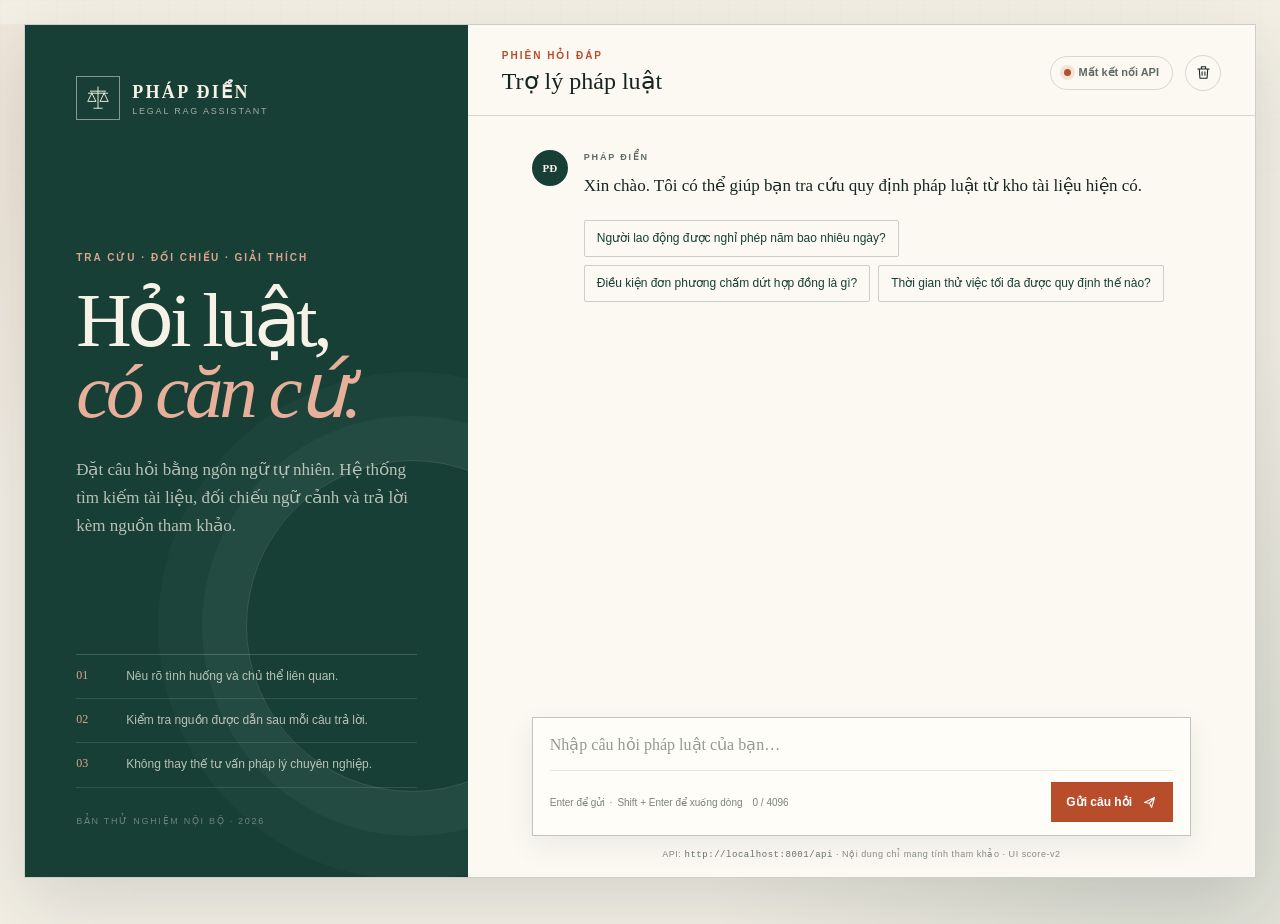
<file: frontend/index.html>
<!doctype html>
<html lang="vi">
  <head>
    <meta charset="UTF-8" />
    <meta name="viewport" content="width=device-width, initial-scale=1.0" />
    <meta
      name="description"
      content="Giao diện thử nghiệm hỏi đáp pháp luật cho Legal RAG Chatbot."
    />
    <title>Pháp Điển — Trợ lý pháp luật</title>
    <link rel="stylesheet" href="./styles.css?v=score-v2" />
  </head>
  <body>
    <div class="page-texture" aria-hidden="true"></div>

    <main class="app-shell">
      <aside class="brief-panel">
        <a class="brand" href="/" aria-label="Pháp Điển — Trang chủ">
          <span class="brand-mark" aria-hidden="true">
            <svg viewBox="0 0 44 44" role="img">
              <path d="M22 6v31M11 12h22M8 15h28M13 15l-6 12h12l-6-12Zm18 0-6 12h12l-6-12ZM16 37h12" />
            </svg>
          </span>
          <span>
            <strong>PHÁP ĐIỂN</strong>
            <small>LEGAL RAG ASSISTANT</small>
          </span>
        </a>

        <div class="brief-copy">
          <p class="eyebrow">TRA CỨU · ĐỐI CHIẾU · GIẢI THÍCH</p>
          <h1>Hỏi luật,<br /><em>có căn cứ.</em></h1>
          <p class="intro">
            Đặt câu hỏi bằng ngôn ngữ tự nhiên. Hệ thống tìm kiếm tài liệu,
            đối chiếu ngữ cảnh và trả lời kèm nguồn tham khảo.
          </p>
        </div>

        <div class="principle-list" aria-label="Nguyên tắc sử dụng">
          <div><span>01</span><p>Nêu rõ tình huống và chủ thể liên quan.</p></div>
          <div><span>02</span><p>Kiểm tra nguồn được dẫn sau mỗi câu trả lời.</p></div>
          <div><span>03</span><p>Không thay thế tư vấn pháp lý chuyên nghiệp.</p></div>
        </div>

        <p class="brief-note">BẢN THỬ NGHIỆM NỘI BỘ · 2026</p>
      </aside>

      <section class="chat-panel" aria-label="Trò chuyện với trợ lý pháp luật">
        <header class="chat-header">
          <div>
            <p class="chat-kicker">PHIÊN HỎI ĐÁP</p>
            <h2>Trợ lý pháp luật</h2>
          </div>
          <div class="header-actions">
            <div id="connection-status" class="connection-status is-checking" role="status">
              <span class="status-dot" aria-hidden="true"></span>
              <span class="status-label">Đang kiểm tra</span>
            </div>
            <button id="clear-chat" class="icon-button" type="button" aria-label="Xóa cuộc trò chuyện" title="Xóa cuộc trò chuyện">
              <svg viewBox="0 0 24 24" aria-hidden="true">
                <path d="M4 7h16M9 7V4h6v3m-9 0 1 13h10l1-13M10 11v5m4-5v5" />
              </svg>
            </button>
          </div>
        </header>

        <div id="messages" class="messages" role="log" aria-live="polite" aria-relevant="additions">
          <article class="message assistant-message welcome-message">
            <div class="message-badge" aria-hidden="true">PĐ</div>
            <div class="message-content">
              <p class="message-author">PHÁP ĐIỂN</p>
              <p>Xin chào. Tôi có thể giúp bạn tra cứu quy định pháp luật từ kho tài liệu hiện có.</p>
              <div class="suggestion-list" aria-label="Câu hỏi gợi ý">
                <button class="suggestion" type="button">Người lao động được nghỉ phép năm bao nhiêu ngày?</button>
                <button class="suggestion" type="button">Điều kiện đơn phương chấm dứt hợp đồng là gì?</button>
                <button class="suggestion" type="button">Thời gian thử việc tối đa được quy định thế nào?</button>
              </div>
            </div>
          </article>
        </div>

        <form id="question-form" class="composer">
          <label class="sr-only" for="question-input">Nhập câu hỏi pháp luật</label>
          <textarea
            id="question-input"
            name="question"
            rows="1"
            maxlength="4096"
            placeholder="Nhập câu hỏi pháp luật của bạn…"
            autocomplete="off"
            required
          ></textarea>
          <div class="composer-footer">
            <div class="input-hints">
              <span>Enter để gửi</span>
              <span aria-hidden="true">·</span>
              <span>Shift + Enter để xuống dòng</span>
              <span id="character-count" class="character-count">0 / 4096</span>
            </div>
            <button id="send-button" class="send-button" type="submit">
              <span>Gửi câu hỏi</span>
              <svg viewBox="0 0 24 24" aria-hidden="true">
                <path d="m5 12 14-7-4 14-3-6-7-1Zm7 1 7-8" />
              </svg>
            </button>
          </div>
        </form>

        <footer class="chat-footer">
          API: <code>http://localhost:8001/api</code>
          <span aria-hidden="true">·</span>
          Nội dung chỉ mang tính tham khảo
          <span aria-hidden="true">·</span>
          <span id="ui-version">UI score-v2</span>
        </footer>
      </section>
    </main>

    <template id="loading-template">
      <article class="message assistant-message loading-message" aria-label="Đang soạn câu trả lời">
        <div class="message-badge" aria-hidden="true">PĐ</div>
        <div class="message-content">
          <p class="message-author">ĐANG ĐỐI CHIẾU NGUỒN</p>
          <div class="typing-dots" aria-hidden="true"><span></span><span></span><span></span></div>
        </div>
      </article>
    </template>

    <script src="./app.js?v=score-v2" defer></script>
  </body>
</html>
</file>
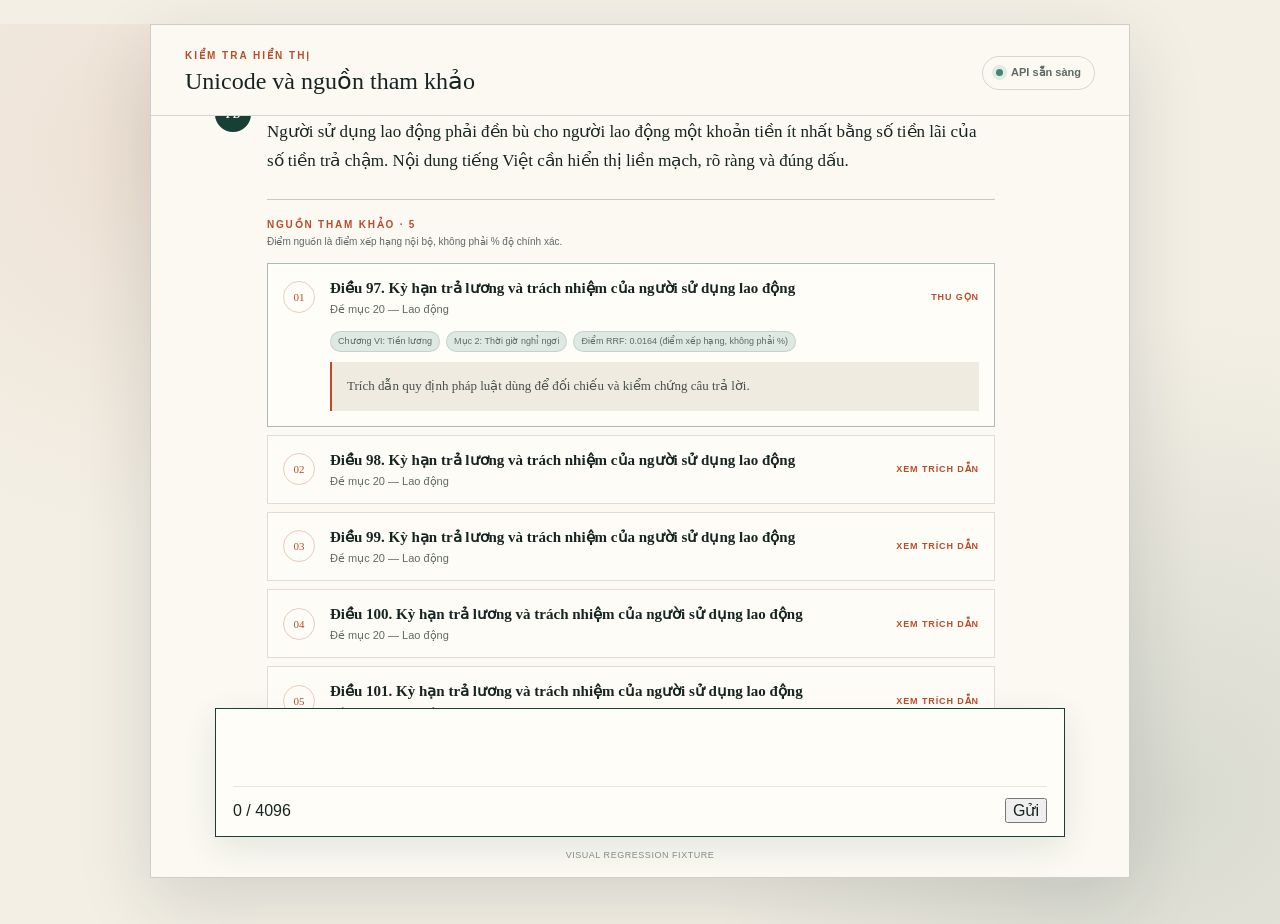
<file: frontend/tests/visual-fixture.html>
<!doctype html>
<html lang="vi">
  <head>
    <meta charset="UTF-8" />
    <meta name="viewport" content="width=device-width, initial-scale=1.0" />
    <title>Frontend visual fixture</title>
    <link rel="stylesheet" href="../styles.css" />
  </head>
  <body>
    <main class="app-shell" style="grid-template-columns: 1fr; max-width: 980px">
      <section class="chat-panel">
        <header class="chat-header">
          <div><p class="chat-kicker">KIỂM TRA HIỂN THỊ</p><h2>Unicode và nguồn tham khảo</h2></div>
          <div id="connection-status" class="connection-status is-checking" role="status">
            <span class="status-dot"></span><span class="status-label">Đang kiểm tra</span>
          </div>
          <button id="clear-chat" class="sr-only" type="button">Xóa</button>
        </header>
        <div id="messages" class="messages" role="log"></div>
        <form id="question-form" class="composer">
          <textarea id="question-input" maxlength="4096"></textarea>
          <div class="composer-footer">
            <span id="character-count">0 / 4096</span>
            <button id="send-button" type="submit">Gửi</button>
          </div>
        </form>
        <footer class="chat-footer">VISUAL REGRESSION FIXTURE</footer>
      </section>
    </main>
    <template id="loading-template">
      <article class="message assistant-message"><div class="message-badge">PĐ</div><div class="message-content">Đang tải</div></article>
    </template>
    <script>
      const decomposed = (text) => text.normalize("NFD");
      window.fetch = async (url) => ({
        ok: true,
        status: 200,
        json: async () => url.endsWith("/health") ? { status: "ok" } : ({
          answer: decomposed("Người sử dụng lao động phải đền bù cho người lao động một khoản tiền ít nhất bằng số tiền lãi của số tiền trả chậm. Nội dung tiếng Việt cần hiển thị liền mạch, rõ ràng và đúng dấu."),
          sources: Array.from({ length: 5 }, (_, index) => ({
            score: index === 0 ? 0.0164 : 0.92 - index * 0.08,
            score_type: index === 0 ? "rrf" : "rerank",
            chunk_index: index,
            content: decomposed("Trích dẫn quy định pháp luật dùng để đối chiếu và kiểm chứng câu trả lời."),
            metadata: {
              title: decomposed("Đề mục 20 — Lao động"),
              chuong: decomposed("Chương VI: Tiền lương"),
              muc: decomposed("Mục 2: Thời giờ nghỉ ngơi"),
              dieu: decomposed(`Điều ${97 + index}. Kỳ hạn trả lương và trách nhiệm của người sử dụng lao động`),
            },
          })),
        }),
      });
    </script>
    <script src="../app.js"></script>
    <script>
      document.querySelector("#question-input").value = "Kiểm tra hiển thị";
      document.querySelector("#question-form").requestSubmit();
      window.setTimeout(() => {
        document.querySelector(".source-item")?.setAttribute("open", "");
      }, 100);
    </script>
  </body>
</html>
</file>
<file: frontend/styles.css>
:root {
  --ink: #172522;
  --ink-muted: #5f6965;
  --paper: #f3efe5;
  --paper-light: #fbf9f3;
  --forest: #173f36;
  --forest-soft: #dfe9e3;
  --rust: #b84d2c;
  --rust-dark: #91381f;
  --line: rgba(23, 37, 34, 0.16);
  --shadow: 0 24px 70px rgba(23, 37, 34, 0.14);
  --serif: "Times New Roman", Times, serif;
  --sans: "Segoe UI", Arial, sans-serif;
}

* {
  box-sizing: border-box;
}

html {
  min-width: 320px;
  background: var(--paper);
}

body {
  min-height: 100vh;
  margin: 0;
  color: var(--ink);
  font-family: var(--sans);
  background:
    radial-gradient(circle at 12% 14%, rgba(184, 77, 44, 0.09), transparent 24rem),
    radial-gradient(circle at 92% 86%, rgba(23, 63, 54, 0.12), transparent 30rem),
    var(--paper);
}

button,
textarea {
  font: inherit;
}

button {
  color: inherit;
}

.page-texture {
  position: fixed;
  inset: 0;
  pointer-events: none;
  opacity: 0.45;
  background-image:
    linear-gradient(rgba(23, 37, 34, 0.025) 1px, transparent 1px),
    linear-gradient(90deg, rgba(23, 37, 34, 0.025) 1px, transparent 1px);
  background-size: 28px 28px;
  mask-image: linear-gradient(to bottom, black, transparent 85%);
}

.app-shell {
  position: relative;
  display: grid;
  grid-template-columns: minmax(280px, 0.72fr) minmax(520px, 1.28fr);
  width: min(1460px, calc(100% - 48px));
  min-height: calc(100vh - 48px);
  margin: 24px auto;
  overflow: hidden;
  border: 1px solid rgba(23, 37, 34, 0.2);
  background: var(--paper-light);
  box-shadow: var(--shadow);
}

.brief-panel {
  position: relative;
  display: flex;
  flex-direction: column;
  min-height: 100%;
  padding: clamp(28px, 4vw, 64px);
  overflow: hidden;
  color: #f7f2e8;
  background: var(--forest);
}

.brief-panel::before {
  position: absolute;
  right: -110px;
  bottom: 10%;
  width: 330px;
  height: 330px;
  border: 1px solid rgba(247, 242, 232, 0.14);
  border-radius: 50%;
  box-shadow: 0 0 0 44px rgba(247, 242, 232, 0.035), 0 0 0 88px rgba(247, 242, 232, 0.025);
  content: "";
}

.brand {
  position: relative;
  z-index: 1;
  display: inline-flex;
  align-items: center;
  align-self: flex-start;
  gap: 12px;
  color: inherit;
  text-decoration: none;
}

.brand-mark {
  display: grid;
  width: 44px;
  height: 44px;
  place-items: center;
  border: 1px solid rgba(247, 242, 232, 0.5);
}

.brand-mark svg {
  width: 30px;
  fill: none;
  stroke: currentColor;
  stroke-linecap: square;
  stroke-linejoin: miter;
  stroke-width: 1.35;
}

.brand strong,
.brand small {
  display: block;
}

.brand strong {
  font-family: var(--serif);
  font-size: 18px;
  letter-spacing: 0.13em;
}

.brand small {
  margin-top: 3px;
  color: rgba(247, 242, 232, 0.62);
  font-size: 9px;
  letter-spacing: 0.2em;
}

.brief-copy {
  position: relative;
  z-index: 1;
  margin: auto 0;
  padding: 72px 0 54px;
}

.eyebrow,
.chat-kicker,
.message-author {
  margin: 0;
  font-size: 10px;
  font-weight: 700;
  letter-spacing: 0.2em;
}

.eyebrow {
  color: #dca48f;
}

.brief-copy h1 {
  max-width: 560px;
  margin: 22px 0 28px;
  font-family: var(--serif);
  font-size: clamp(52px, 6vw, 92px);
  font-weight: 400;
  line-height: 0.93;
  letter-spacing: -0.055em;
}

.brief-copy h1 em {
  color: #e8b09a;
  font-weight: 400;
}

.intro {
  max-width: 500px;
  margin: 0;
  color: rgba(247, 242, 232, 0.72);
  font-family: var(--serif);
  font-size: 17px;
  line-height: 1.65;
}

.principle-list {
  position: relative;
  z-index: 1;
  display: grid;
  gap: 0;
  border-top: 1px solid rgba(247, 242, 232, 0.18);
}

.principle-list div {
  display: grid;
  grid-template-columns: 36px 1fr;
  gap: 14px;
  padding: 13px 0;
  border-bottom: 1px solid rgba(247, 242, 232, 0.12);
}

.principle-list span {
  color: #dca48f;
  font-family: var(--serif);
  font-size: 12px;
}

.principle-list p {
  margin: 0;
  color: rgba(247, 242, 232, 0.72);
  font-size: 12px;
  line-height: 1.45;
}

.brief-note {
  position: relative;
  z-index: 1;
  margin: 28px 0 0;
  color: rgba(247, 242, 232, 0.38);
  font-size: 9px;
  letter-spacing: 0.19em;
}

.chat-panel {
  display: grid;
  grid-template-rows: auto minmax(0, 1fr) auto auto;
  height: calc(100vh - 48px);
  min-height: 650px;
  background: rgba(251, 249, 243, 0.93);
}

.chat-header {
  display: flex;
  align-items: center;
  justify-content: space-between;
  gap: 24px;
  padding: 25px 34px 20px;
  border-bottom: 1px solid var(--line);
}

.chat-kicker {
  color: var(--rust);
}

.chat-header h2 {
  margin: 6px 0 0;
  font-family: var(--serif);
  font-size: 24px;
  font-weight: 400;
}

.header-actions,
.connection-status {
  display: flex;
  align-items: center;
}

.header-actions {
  gap: 12px;
}

.connection-status {
  gap: 8px;
  min-height: 34px;
  padding: 0 13px;
  border: 1px solid var(--line);
  border-radius: 99px;
  color: var(--ink-muted);
  font-size: 11px;
  font-weight: 600;
}

.status-dot {
  width: 7px;
  height: 7px;
  border-radius: 50%;
  background: #c09042;
  box-shadow: 0 0 0 4px rgba(192, 144, 66, 0.13);
}

.connection-status.is-online .status-dot {
  background: #3f866f;
  box-shadow: 0 0 0 4px rgba(63, 134, 111, 0.13);
}

.connection-status.is-offline .status-dot {
  background: var(--rust);
  box-shadow: 0 0 0 4px rgba(184, 77, 44, 0.13);
}

.icon-button {
  display: grid;
  width: 36px;
  height: 36px;
  padding: 0;
  place-items: center;
  border: 1px solid var(--line);
  border-radius: 50%;
  background: transparent;
  cursor: pointer;
  transition: background 160ms ease, border-color 160ms ease;
}

.icon-button:hover {
  border-color: rgba(23, 37, 34, 0.34);
  background: #eee9dd;
}

.icon-button svg {
  width: 17px;
  fill: none;
  stroke: currentColor;
  stroke-linecap: round;
  stroke-linejoin: round;
  stroke-width: 1.5;
}

.messages {
  overflow-y: auto;
  padding: 34px clamp(22px, 5vw, 70px) 28px;
  scroll-behavior: smooth;
  scrollbar-color: rgba(23, 37, 34, 0.25) transparent;
}

.message {
  display: grid;
  grid-template-columns: 38px minmax(0, 1fr);
  gap: 14px;
  max-width: 780px;
  margin: 0 0 32px;
  animation: message-in 280ms ease both;
}

.message-badge {
  display: grid;
  width: 36px;
  height: 36px;
  place-items: center;
  border-radius: 50%;
  color: #f8f4ea;
  background: var(--forest);
  font-family: var(--serif);
  font-size: 11px;
  font-weight: 700;
}

.message-content {
  min-width: 0;
}

.message-author {
  margin: 2px 0 9px;
  color: var(--ink-muted);
  font-size: 9px;
}

.message-content > p:not(.message-author) {
  margin: 0;
  font-family: var(--serif);
  font-size: 17px;
  line-height: 1.72;
  white-space: pre-wrap;
}

.user-message {
  grid-template-columns: minmax(0, 1fr) 38px;
  margin-left: auto;
}

.user-message .message-badge {
  grid-column: 2;
  grid-row: 1;
  color: var(--ink);
  background: #e6dfd1;
}

.user-message .message-content {
  grid-column: 1;
  grid-row: 1;
  padding: 14px 17px;
  border: 1px solid var(--line);
  background: #f1ece1;
}

.user-message .message-author {
  text-align: right;
}

.user-message .message-content > p:not(.message-author) {
  font-family: var(--sans);
  font-size: 14px;
  line-height: 1.55;
}

.suggestion-list {
  display: flex;
  flex-wrap: wrap;
  gap: 8px;
  margin-top: 20px;
}

.suggestion {
  padding: 9px 12px;
  border: 1px solid rgba(23, 63, 54, 0.22);
  border-radius: 2px;
  color: var(--forest);
  background: transparent;
  font-size: 12px;
  line-height: 1.4;
  text-align: left;
  cursor: pointer;
  transition: color 160ms ease, background 160ms ease;
}

.suggestion:hover {
  color: #fff;
  background: var(--forest);
}

.sources {
  margin-top: 24px;
  padding-top: 1px;
  border-top: 1px solid rgba(23, 37, 34, 0.22);
}

.sources-heading {
  margin: 18px 0 5px;
  color: var(--rust);
  font-size: 10px;
  font-weight: 700;
  letter-spacing: 0.18em;
}

.source-score-note {
  margin: 0 0 13px;
  color: var(--ink-muted);
  font-size: 10px;
  line-height: 1.45;
}

.source-item {
  margin-bottom: 8px;
  border: 1px solid rgba(23, 37, 34, 0.14);
  background: rgba(255, 253, 248, 0.72);
  transition: border-color 160ms ease, background 160ms ease;
}

.source-item[open] {
  border-color: rgba(23, 63, 54, 0.35);
  background: #fffdf8;
}

.source-item summary {
  display: grid;
  grid-template-columns: 34px minmax(0, 1fr) auto;
  align-items: center;
  gap: 13px;
  min-width: 0;
  padding: 14px 15px;
  cursor: pointer;
  list-style: none;
}

.source-item summary::-webkit-details-marker {
  display: none;
}

.source-index {
  display: grid;
  width: 32px;
  height: 32px;
  place-items: center;
  border: 1px solid rgba(184, 77, 44, 0.28);
  border-radius: 50%;
  color: var(--rust);
  font-family: var(--serif);
  font-size: 11px;
}

.source-identity {
  display: flex;
  min-width: 0;
  flex-direction: column;
  gap: 4px;
}

.source-title,
.source-document {
  overflow-wrap: anywhere;
}

.source-title {
  color: var(--ink);
  font-family: var(--serif);
  font-size: 15px;
  font-weight: 700;
  line-height: 1.35;
}

.source-document {
  color: var(--ink-muted);
  font-size: 11px;
  line-height: 1.35;
}

.source-toggle {
  align-self: center;
  color: var(--rust);
  font-size: 9px;
  font-weight: 700;
  letter-spacing: 0.1em;
  text-transform: uppercase;
  white-space: nowrap;
}

.source-body {
  padding: 0 15px 15px 62px;
}

.source-meta {
  display: flex;
  flex-wrap: wrap;
  gap: 6px;
  margin: 0 0 10px;
}

.source-meta-item {
  padding: 4px 7px;
  border: 1px solid rgba(23, 63, 54, 0.13);
  border-radius: 99px;
  color: var(--ink-muted);
  background: var(--forest-soft);
  font-size: 9px;
  line-height: 1.25;
  overflow-wrap: anywhere;
}

.source-content {
  margin: 0;
  padding: 14px 15px;
  border-left: 2px solid var(--rust);
  color: #46514d;
  background: #f0ebe0;
  font-family: var(--serif);
  font-size: 13px;
  line-height: 1.6;
  overflow-wrap: anywhere;
  white-space: pre-wrap;
}

.error-message .message-badge {
  background: var(--rust);
}

.error-message .message-content > p:not(.message-author) {
  color: var(--rust-dark);
}

.typing-dots {
  display: flex;
  gap: 5px;
  padding: 7px 0;
}

.typing-dots span {
  width: 7px;
  height: 7px;
  border-radius: 50%;
  background: var(--rust);
  animation: typing 1.1s infinite ease-in-out;
}

.typing-dots span:nth-child(2) {
  animation-delay: 120ms;
}

.typing-dots span:nth-child(3) {
  animation-delay: 240ms;
}

.composer {
  margin: 0 clamp(22px, 5vw, 70px);
  padding: 15px 17px 13px;
  border: 1px solid rgba(23, 37, 34, 0.27);
  background: #fffdf8;
  box-shadow: 0 10px 28px rgba(23, 37, 34, 0.07);
  transition: border-color 160ms ease, box-shadow 160ms ease;
}

.composer:focus-within {
  border-color: var(--forest);
  box-shadow: 0 10px 32px rgba(23, 63, 54, 0.11);
}

.composer textarea {
  display: block;
  width: 100%;
  max-height: 150px;
  padding: 0;
  resize: none;
  border: 0;
  outline: 0;
  color: var(--ink);
  background: transparent;
  font-family: var(--serif);
  font-size: 16px;
  line-height: 1.55;
}

.composer textarea::placeholder {
  color: #929994;
}

.composer-footer {
  display: flex;
  align-items: center;
  justify-content: space-between;
  gap: 18px;
  margin-top: 12px;
  padding-top: 11px;
  border-top: 1px solid rgba(23, 37, 34, 0.1);
}

.input-hints {
  display: flex;
  flex-wrap: wrap;
  gap: 5px;
  color: #7a827e;
  font-size: 10px;
}

.character-count {
  margin-left: 5px;
}

.send-button {
  display: inline-flex;
  align-items: center;
  gap: 9px;
  min-height: 40px;
  padding: 0 15px;
  border: 0;
  color: #fff;
  background: var(--rust);
  font-size: 12px;
  font-weight: 700;
  cursor: pointer;
  transition: background 160ms ease, transform 160ms ease;
}

.send-button:hover:not(:disabled) {
  background: var(--rust-dark);
  transform: translateY(-1px);
}

.send-button:disabled {
  cursor: wait;
  opacity: 0.55;
}

.send-button svg {
  width: 17px;
  fill: none;
  stroke: currentColor;
  stroke-linecap: round;
  stroke-linejoin: round;
  stroke-width: 1.6;
}

.chat-footer {
  padding: 13px 34px 17px;
  color: #858b88;
  font-size: 9px;
  letter-spacing: 0.06em;
  text-align: center;
}

.chat-footer code {
  color: #66706c;
  font-family: Consolas, monospace;
}

.sr-only {
  position: absolute;
  width: 1px;
  height: 1px;
  padding: 0;
  margin: -1px;
  overflow: hidden;
  clip: rect(0, 0, 0, 0);
  white-space: nowrap;
  border: 0;
}

:focus-visible {
  outline: 3px solid rgba(184, 77, 44, 0.38);
  outline-offset: 3px;
}

@keyframes message-in {
  from { opacity: 0; transform: translateY(8px); }
  to { opacity: 1; transform: translateY(0); }
}

@keyframes typing {
  0%, 60%, 100% { opacity: 0.28; transform: translateY(0); }
  30% { opacity: 1; transform: translateY(-3px); }
}

@media (max-width: 980px) {
  .app-shell {
    grid-template-columns: 1fr;
    width: min(760px, calc(100% - 28px));
    margin: 14px auto;
  }

  .brief-panel {
    min-height: auto;
    padding: 26px 30px 28px;
  }

  .brief-copy {
    padding: 46px 0 20px;
  }

  .brief-copy h1 {
    font-size: clamp(46px, 11vw, 76px);
  }

  .principle-list,
  .brief-note {
    display: none;
  }

  .chat-panel {
    height: min(800px, calc(100vh - 28px));
    min-height: 620px;
  }
}

@media (max-width: 620px) {
  .app-shell {
    width: 100%;
    min-height: 100vh;
    margin: 0;
    border: 0;
  }

  .brief-panel {
    padding: 21px 20px 24px;
  }

  .brief-copy {
    padding: 34px 0 8px;
  }

  .brief-copy h1 {
    margin: 14px 0 18px;
    font-size: 48px;
  }

  .intro {
    font-size: 15px;
  }

  .chat-panel {
    height: 100vh;
    min-height: 600px;
  }

  .chat-header {
    padding: 18px 18px 15px;
  }

  .chat-header h2 {
    font-size: 20px;
  }

  .connection-status {
    padding: 0 10px;
  }

  .messages {
    padding: 24px 17px 20px;
  }

  .message {
    grid-template-columns: 31px minmax(0, 1fr);
    gap: 10px;
  }

  .message-badge {
    width: 30px;
    height: 30px;
    font-size: 9px;
  }

  .message-content > p:not(.message-author) {
    font-size: 16px;
  }

  .user-message {
    grid-template-columns: minmax(0, 1fr) 31px;
  }

  .source-item summary {
    grid-template-columns: 30px minmax(0, 1fr);
    gap: 10px;
    padding: 12px;
  }

  .source-index {
    width: 28px;
    height: 28px;
  }

  .source-toggle {
    grid-column: 2;
    justify-self: start;
  }

  .source-body {
    padding: 0 12px 12px 52px;
  }

  .composer {
    margin: 0 12px;
  }

  .input-hints span:not(.character-count):not(:first-child) {
    display: none;
  }

  .send-button span {
    display: none;
  }

  .send-button {
    width: 40px;
    padding: 0;
    justify-content: center;
  }

  .chat-footer {
    padding: 10px 14px 13px;
  }
}

@media (prefers-reduced-motion: reduce) {
  *,
  *::before,
  *::after {
    scroll-behavior: auto !important;
    animation-duration: 0.01ms !important;
    animation-iteration-count: 1 !important;
    transition-duration: 0.01ms !important;
  }
}
</file>
